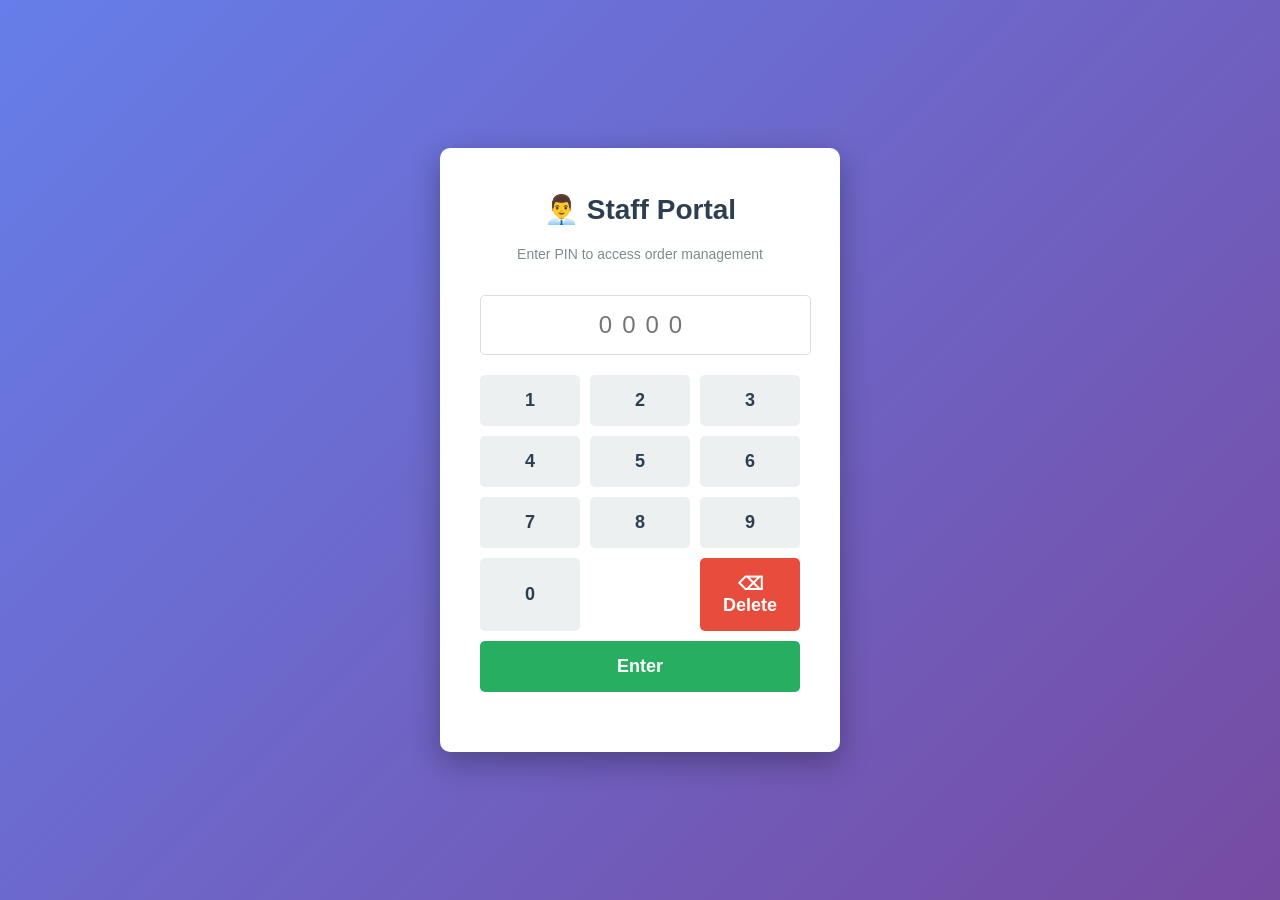
<file: staff.html>
<!DOCTYPE html>
<html lang="en">
<head>
  <meta charset="UTF-8">
  <meta name="viewport" content="width=device-width, initial-scale=1.0">
  <title>Order Management System - Staff</title>
  <link rel="stylesheet" href="style.css">
</head>
<body>
  <!-- Login Screen -->
  <div id="login-screen" class="login-screen">
    <div class="login-container">
      <h1>👨‍💼 Staff Portal</h1>
      <p>Enter PIN to access order management</p>
      <input type="password" id="pin-input" class="pin-input" placeholder="0000" maxlength="4" readonly>
      <div class="pin-buttons">
        <button class="pin-button" onclick="addPin('1')">1</button>
        <button class="pin-button" onclick="addPin('2')">2</button>
        <button class="pin-button" onclick="addPin('3')">3</button>
        <button class="pin-button" onclick="addPin('4')">4</button>
        <button class="pin-button" onclick="addPin('5')">5</button>
        <button class="pin-button" onclick="addPin('6')">6</button>
        <button class="pin-button" onclick="addPin('7')">7</button>
        <button class="pin-button" onclick="addPin('8')">8</button>
        <button class="pin-button" onclick="addPin('9')">9</button>
        <button class="pin-button" onclick="addPin('0')">0</button>
        <button class="pin-button delete" onclick="deletePin()">⌫ Delete</button>
        <button class="pin-button enter" onclick="submitPin()">Enter</button>
      </div>
      <div class="login-error" id="login-error" style="display: none;"></div>
    </div>
  </div>

  <!-- Staff Board -->
  <div id="staff-board" style="display: none;">
    <header>
      <div class="container">
        <div class="staff-header">
          <h1>📋 Staff Order Management</h1>
          <button class="btn-danger" onclick="logout()">🚪 Logout</button>
        </div>
      </div>
    </header>

    <div class="container">
      <!-- Kanban Board -->
      <div class="kanban-board" id="kanban-board">
        <!-- Columns will be generated by JavaScript -->
      </div>
    </div>
  </div>

  <script src="content.js"></script>
  <script src="script.js"></script>
  <script>
    const STAFF_PIN = '1234';
    let currentPin = '';

    // PIN button handler
    function addPin(digit) {
      if (currentPin.length < 4) {
        currentPin += digit;
        updatePinDisplay();
      }
    }

    // Delete PIN handler
    function deletePin() {
      currentPin = currentPin.slice(0, -1);
      updatePinDisplay();
    }

    // Update PIN display
    function updatePinDisplay() {
      const pinInput = document.getElementById('pin-input');
      pinInput.value = '•'.repeat(currentPin.length) + '0'.repeat(4 - currentPin.length);
    }

    // Submit PIN
    function submitPin() {
      if (currentPin.length !== 4) {
        showLoginError('PIN must be 4 digits');
        return;
      }

      if (currentPin === STAFF_PIN) {
        // Correct PIN
        sessionStorage.setItem('staffLoggedIn', 'true');
        showStaffBoard();
      } else {
        // Wrong PIN
        showLoginError('Incorrect PIN');
        currentPin = '';
        updatePinDisplay();
      }
    }

    // Show login error
    function showLoginError(message) {
      const errorDiv = document.getElementById('login-error');
      errorDiv.textContent = message;
      errorDiv.style.display = 'block';
      setTimeout(() => {
        errorDiv.style.display = 'none';
      }, 3000);
    }

    // Show staff board
    function showStaffBoard() {
      document.getElementById('login-screen').style.display = 'none';
      document.getElementById('staff-board').style.display = 'block';
      loadKanbanBoard();
    }

    // Logout
    function logout() {
      if (confirm('Are you sure you want to logout?')) {
        sessionStorage.removeItem('staffLoggedIn');
        document.getElementById('staff-board').style.display = 'none';
        document.getElementById('login-screen').style.display = 'flex';
        currentPin = '';
        updatePinDisplay();
        showNotification('Logged out successfully', 'info');
      }
    }

    // Load Kanban board
    function loadKanbanBoard() {
      const kanbanBoard = document.getElementById('kanban-board');
      kanbanBoard.innerHTML = '';

      const statuses = ['NEW', 'PREPARING', 'READY', 'COMPLETED'];

      statuses.forEach(status => {
        const column = document.createElement('div');
        column.className = `kanban-column ${status.toLowerCase()}`;

        column.innerHTML = `
          <h3>${getStatusLabel(status)}</h3>
          <div class="kanban-cards" id="column-${status}">
            <!-- Order cards will be loaded here -->
          </div>
        `;

        kanbanBoard.appendChild(column);
      });

      // Load orders for each status
      statuses.forEach(status => {
        const orders = orderManager.getOrdersByStatus(status);
        const columnCards = document.getElementById(`column-${status}`);

        if (orders.length === 0) {
          columnCards.innerHTML = '<p style="color: #999; text-align: center; padding: 20px;">No orders</p>';
        } else {
          orders.forEach(order => {
            const orderCard = createOrderCard(order);
            columnCards.appendChild(orderCard);
          });
        }
      });
    }

    // Get status label with emoji
    function getStatusLabel(status) {
      const labels = {
        'NEW': '🆕 New Orders',
        'PREPARING': '👨‍🍳 Preparing',
        'READY': '✅ Ready for Pickup',
        'COMPLETED': '✔️ Completed'
      };
      return labels[status] || status;
    }

    // Create order card
    function createOrderCard(order) {
      let itemsHtml = '';
      order.items.forEach(item => {
        itemsHtml += `<div class="order-card-item">• ${item.productName} ×${item.quantity}</div>`;
      });

      const card = document.createElement('div');
      card.className = `order-card ${order.status.toLowerCase()}`;
      card.innerHTML = `
        <h4>${order.orderNumber}</h4>
        <div class="order-card-info">
          <strong>👤 ${order.customerName}</strong><br>
          <strong>📞 ${order.contactNumber}</strong><br>
          <strong>💳 ${order.paymentMethod}</strong>
        </div>
        <div class="order-card-items">
          ${itemsHtml}
        </div>
        <div class="order-card-total">Total: ${formatCurrency(order.totalAmount)}</div>
        <div class="order-card-actions">
          ${order.status !== 'NEW' ? `<button class="btn-info btn-sm" onclick="updateOrderStatus('${order.orderNumber}', 'NEW')">← Back</button>` : ''}
          ${order.status === 'NEW' ? `<button class="btn-warning btn-sm" onclick="updateOrderStatus('${order.orderNumber}', 'PREPARING')">Start Preparing</button>` : ''}
          ${order.status === 'PREPARING' ? `<button class="btn-success btn-sm" onclick="updateOrderStatus('${order.orderNumber}', 'READY')">Mark Ready</button>` : ''}
          ${order.status === 'READY' ? `<button class="btn-success btn-sm" onclick="updateOrderStatus('${order.orderNumber}', 'COMPLETED')">Complete</button>` : ''}
        </div>
      `;

      return card;
    }

    // Update order status
    function updateOrderStatus(orderNumber, newStatus) {
      if (orderManager.updateOrderStatus(orderNumber, newStatus)) {
        showNotification(`Order ${orderNumber} moved to ${newStatus}`, 'success');
        loadKanbanBoard();
      } else {
        showNotification('Failed to update order', 'error');
      }
    }

    // Auto-refresh board every 5 seconds
    setInterval(() => {
      if (sessionStorage.getItem('staffLoggedIn')) {
        loadKanbanBoard();
      }
    }, 5000);

    // Check if already logged in
    window.addEventListener('load', () => {
      if (sessionStorage.getItem('staffLoggedIn')) {
        showStaffBoard();
      }
    });

    // Allow Enter key to submit PIN
    document.addEventListener('keypress', (e) => {
      if (e.key === 'Enter' && document.getElementById('login-screen').style.display !== 'none') {
        submitPin();
      }
    });
  </script>
</body>
</html>
</file>
<file: style.css>
/* General Styles */
* {
  margin: 0;
  padding: 0;
  box-sizing: border-box;
}

body {
  font-family: 'Segoe UI', Tahoma, Geneva, Verdana, sans-serif;
  background-color: #f5f5f5;
  color: #333;
  line-height: 1.6;
}

.container {
  max-width: 1200px;
  margin: 0 auto;
  padding: 20px;
}

/* Header */
header {
  background-color: #2c3e50;
  color: white;
  padding: 20px 0;
  margin-bottom: 30px;
  box-shadow: 0 2px 5px rgba(0,0,0,0.1);
}

header h1 {
  font-size: 28px;
  font-weight: 600;
}

header .header-content {
  display: flex;
  justify-content: space-between;
  align-items: center;
  flex-wrap: wrap;
  gap: 20px;
}

/* Buttons */
button {
  padding: 10px 20px;
  border: none;
  border-radius: 5px;
  cursor: pointer;
  font-size: 14px;
  font-weight: 500;
  transition: all 0.3s ease;
}

button:hover {
  transform: translateY(-2px);
  box-shadow: 0 4px 8px rgba(0,0,0,0.15);
}

.btn-primary {
  background-color: #3498db;
  color: white;
}

.btn-primary:hover {
  background-color: #2980b9;
}

.btn-success {
  background-color: #27ae60;
  color: white;
}

.btn-success:hover {
  background-color: #229954;
}

.btn-warning {
  background-color: #f39c12;
  color: white;
}

.btn-warning:hover {
  background-color: #d68910;
}

.btn-danger {
  background-color: #e74c3c;
  color: white;
}

.btn-danger:hover {
  background-color: #c0392b;
}

.btn-info {
  background-color: #1abc9c;
  color: white;
}

.btn-info:hover {
  background-color: #16a085;
}

.btn-sm {
  padding: 6px 12px;
  font-size: 12px;
}

/* Forms */
input, select, textarea {
  padding: 10px;
  border: 1px solid #ddd;
  border-radius: 5px;
  font-size: 14px;
  font-family: inherit;
}

input:focus, select:focus, textarea:focus {
  outline: none;
  border-color: #3498db;
  box-shadow: 0 0 5px rgba(52, 152, 219, 0.3);
}

.form-group {
  margin-bottom: 15px;
}

label {
  display: block;
  margin-bottom: 5px;
  font-weight: 500;
}

/* CUSTOMER PAGE STYLES */

/* Products Grid */
.products-grid {
  display: grid;
  grid-template-columns: repeat(auto-fill, minmax(200px, 1fr));
  gap: 20px;
  margin-bottom: 30px;
}

.product-card {
  background: white;
  border: 1px solid #ddd;
  border-radius: 8px;
  padding: 15px;
  text-align: center;
  box-shadow: 0 2px 4px rgba(0,0,0,0.05);
  transition: all 0.3s ease;
}

.product-card:hover {
  box-shadow: 0 4px 12px rgba(0,0,0,0.1);
  transform: translateY(-5px);
}

.product-card img {
  transition: transform 0.3s ease;
}

.product-card:hover img {
  transform: scale(1.05);
}

.product-card h3 {
  font-size: 16px;
  margin-bottom: 10px;
  color: #2c3e50;
}

.product-card .price {
  font-size: 18px;
  color: #27ae60;
  font-weight: bold;
  margin-bottom: 10px;
}

.product-card input {
  width: 60px;
  margin-bottom: 10px;
}

/* Cart */
.cart-section {
  background: white;
  padding: 20px;
  border-radius: 8px;
  margin-bottom: 30px;
  box-shadow: 0 2px 4px rgba(0,0,0,0.05);
}

.cart-section h2 {
  margin-bottom: 15px;
  color: #2c3e50;
}

.cart-items-list {
  margin-bottom: 20px;
  border-bottom: 1px solid #ddd;
  padding-bottom: 20px;
}

.cart-item {
  display: flex;
  justify-content: space-between;
  align-items: center;
  padding: 10px 0;
  border-bottom: 1px solid #f0f0f0;
}

.cart-item-info {
  flex: 1;
}

.cart-item-info strong {
  display: block;
  margin-bottom: 5px;
}

.cart-item-price {
  color: #27ae60;
  font-weight: bold;
}

.cart-item button {
  margin-left: 10px;
}

.cart-summary {
  background-color: #ecf0f1;
  padding: 15px;
  border-radius: 5px;
  text-align: right;
}

.cart-summary .total {
  font-size: 20px;
  font-weight: bold;
  color: #2c3e50;
  margin-bottom: 15px;
}

/* Checkout Form */
.checkout-form {
  background: white;
  padding: 20px;
  border-radius: 8px;
  box-shadow: 0 2px 4px rgba(0,0,0,0.05);
}

.checkout-form h2 {
  margin-bottom: 20px;
  color: #2c3e50;
}

.checkout-form .form-row {
  display: grid;
  grid-template-columns: 1fr 1fr;
  gap: 15px;
}

.checkout-form .form-row.full {
  grid-template-columns: 1fr;
}

/* Order Confirmation */
.order-confirmation {
  background: #d5f4e6;
  border: 2px solid #27ae60;
  padding: 20px;
  border-radius: 8px;
  margin-bottom: 20px;
  text-align: center;
}

.order-confirmation h3 {
  color: #27ae60;
  margin-bottom: 10px;
}

.order-confirmation .order-number {
  font-size: 20px;
  font-weight: bold;
  color: #1e8449;
  margin-bottom: 10px;
}

/* Order Tracking */
.tracking-section {
  background: white;
  padding: 20px;
  border-radius: 8px;
  box-shadow: 0 2px 4px rgba(0,0,0,0.05);
}

.tracking-section h2 {
  margin-bottom: 15px;
  color: #2c3e50;
}

.tracking-input {
  display: flex;
  gap: 10px;
  margin-bottom: 20px;
}

.tracking-input input {
  flex: 1;
}

.order-details {
  background-color: #f9f9f9;
  padding: 15px;
  border-radius: 5px;
  border-left: 4px solid #3498db;
}

.order-details h3 {
  color: #2c3e50;
  margin-bottom: 10px;
}

.order-details-row {
  display: grid;
  grid-template-columns: 150px 1fr;
  gap: 15px;
  margin-bottom: 8px;
}

.order-details-row strong {
  color: #555;
}

.status-badge {
  display: inline-block;
  padding: 8px 15px;
  border-radius: 20px;
  font-weight: bold;
  font-size: 12px;
  text-transform: uppercase;
}

.status-new {
  background-color: #e8f4f8;
  color: #0c5460;
}

.status-preparing {
  background-color: #fff3cd;
  color: #856404;
}

.status-ready {
  background-color: #d1ecf1;
  color: #0c5460;
}

.status-completed {
  background-color: #d4edda;
  color: #155724;
}

/* STAFF PAGE STYLES */

/* Login Screen */
.login-screen {
  display: flex;
  justify-content: center;
  align-items: center;
  min-height: 100vh;
  background: linear-gradient(135deg, #667eea 0%, #764ba2 100%);
}

.login-container {
  background: white;
  padding: 40px;
  border-radius: 10px;
  box-shadow: 0 10px 30px rgba(0,0,0,0.3);
  text-align: center;
  max-width: 400px;
  width: 100%;
}

.login-container h1 {
  color: #2c3e50;
  margin-bottom: 10px;
  font-size: 28px;
}

.login-container p {
  color: #7f8c8d;
  margin-bottom: 30px;
  font-size: 14px;
}

.login-container .pin-input {
  font-size: 24px;
  text-align: center;
  letter-spacing: 10px;
  margin-bottom: 20px;
  padding: 15px;
}

.login-container .pin-buttons {
  display: grid;
  grid-template-columns: repeat(3, 1fr);
  gap: 10px;
  margin-bottom: 20px;
}

.login-container .pin-button {
  padding: 15px;
  font-size: 18px;
  font-weight: bold;
  background-color: #ecf0f1;
  color: #2c3e50;
}

.login-container .pin-button:hover {
  background-color: #bdc3c7;
}

.login-container .pin-button.delete {
  grid-column: 3;
  background-color: #e74c3c;
  color: white;
}

.login-container .pin-button.delete:hover {
  background-color: #c0392b;
}

.login-container .pin-button.enter {
  grid-column: 1 / -1;
  background-color: #27ae60;
  color: white;
}

.login-container .pin-button.enter:hover {
  background-color: #229954;
}

.login-error {
  color: #e74c3c;
  font-weight: bold;
  margin-bottom: 15px;
}

/* Staff Board */
.staff-header {
  display: flex;
  justify-content: space-between;
  align-items: center;
  margin-bottom: 30px;
  flex-wrap: wrap;
  gap: 15px;
}

.staff-header h1 {
  color: #2c3e50;
  font-size: 28px;
}

.kanban-board {
  display: grid;
  grid-template-columns: repeat(auto-fit, minmax(300px, 1fr));
  gap: 20px;
  margin-bottom: 30px;
}

.kanban-column {
  background-color: #ecf0f1;
  border-radius: 8px;
  padding: 15px;
  min-height: 500px;
}

.kanban-column h3 {
  background-color: #2c3e50;
  color: white;
  padding: 12px;
  margin: -15px -15px 15px -15px;
  border-radius: 8px 8px 0 0;
  text-align: center;
  font-size: 16px;
}

.kanban-column.new h3 {
  background-color: #3498db;
}

.kanban-column.preparing h3 {
  background-color: #f39c12;
}

.kanban-column.ready h3 {
  background-color: #1abc9c;
}

.kanban-column.completed h3 {
  background-color: #27ae60;
}

.kanban-cards {
  display: flex;
  flex-direction: column;
  gap: 12px;
}

.order-card {
  background: white;
  padding: 15px;
  border-radius: 6px;
  box-shadow: 0 2px 6px rgba(0,0,0,0.1);
  cursor: move;
  border-left: 4px solid #3498db;
  transition: all 0.3s ease;
}

.order-card:hover {
  box-shadow: 0 4px 12px rgba(0,0,0,0.15);
  transform: translateY(-2px);
}

.order-card.new {
  border-left-color: #3498db;
}

.order-card.preparing {
  border-left-color: #f39c12;
}

.order-card.ready {
  border-left-color: #1abc9c;
}

.order-card.completed {
  border-left-color: #27ae60;
}

.order-card h4 {
  color: #2c3e50;
  margin-bottom: 8px;
  font-size: 16px;
}

.order-card-info {
  font-size: 13px;
  color: #555;
  margin-bottom: 8px;
  line-height: 1.5;
}

.order-card-info strong {
  color: #2c3e50;
}

.order-card-items {
  font-size: 12px;
  background-color: #f9f9f9;
  padding: 8px;
  border-radius: 4px;
  margin-bottom: 10px;
  max-height: 80px;
  overflow-y: auto;
}

.order-card-item {
  margin-bottom: 4px;
  color: #555;
}

.order-card-total {
  color: #27ae60;
  font-weight: bold;
  margin-bottom: 10px;
}

.order-card-actions {
  display: flex;
  gap: 8px;
  flex-wrap: wrap;
}

.order-card-actions button {
  flex: 1;
  padding: 8px 10px;
  font-size: 12px;
}

/* Responsive */
@media (max-width: 768px) {
  .products-grid {
    grid-template-columns: repeat(auto-fill, minmax(150px, 1fr));
    gap: 15px;
  }

  .checkout-form .form-row {
    grid-template-columns: 1fr;
  }

  .kanban-board {
    grid-template-columns: 1fr;
  }

  .kanban-column {
    min-height: 400px;
  }

  header .header-content {
    flex-direction: column;
    align-items: flex-start;
  }

  .staff-header {
    flex-direction: column;
    align-items: flex-start;
  }

  .order-card-actions {
    flex-direction: column;
  }

  .order-card-actions button {
    width: 100%;
  }
}

@media (max-width: 480px) {
  .container {
    padding: 10px;
  }

  .products-grid {
    grid-template-columns: repeat(2, 1fr);
  }

  header h1 {
    font-size: 20px;
  }

  .kanban-board {
    gap: 15px;
  }

  .kanban-column {
    min-height: 300px;
    padding: 10px;
  }

  .product-card {
    padding: 10px;
  }
}
</file>
